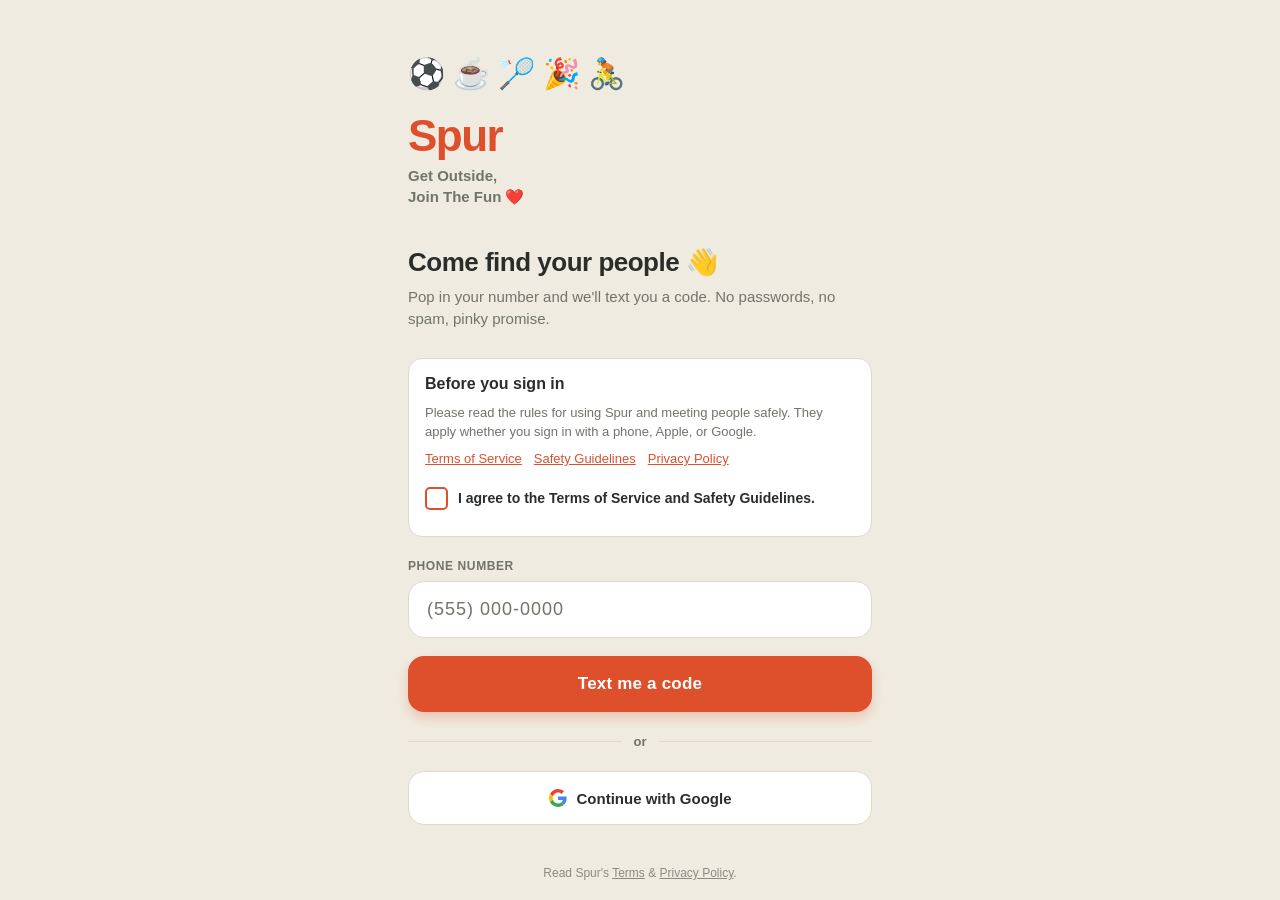
<file: index.html>
<!DOCTYPE html>
<html lang="en">
  <head>
    <meta charset="utf-8" />
    <meta http-equiv="X-UA-Compatible" content="IE=edge" />
    <meta name="viewport" content="width=device-width, initial-scale=1, shrink-to-fit=no" />
    <title>Spur — get outside, join the fun.</title>
    <meta name="description" content="The Spur app in your browser: real plans happening near you in Toronto tonight. Log in to join one or start your own." />
    <meta name="robots" content="noindex" />
    <link rel="canonical" href="https://spur.surf/" />
    <meta property="og:title" content="Spur — get outside, join the fun." />
    <meta property="og:description" content="The Spur app in your browser: real plans happening near you in Toronto tonight." />
    <meta property="og:type" content="website" />
    <meta property="og:site_name" content="Spur" />
    <meta property="og:url" content="https://app.spur.surf/" />
    <meta property="og:image" content="https://spur.surf/assets/og.png" />
    <meta property="og:image:width" content="1200" />
    <meta property="og:image:height" content="630" />
    <meta name="twitter:card" content="summary_large_image" />
    <meta name="twitter:image" content="https://spur.surf/assets/og.png" />
    <meta name="theme-color" content="#F0EBE0" />
    <meta name="color-scheme" content="light dark" />
    <link rel="apple-touch-icon" href="https://spur.surf/assets/icon.png" />
    <link rel="manifest" href="/manifest.json" />
    <!-- The `react-native-web` recommended style reset: https://necolas.github.io/react-native-web/docs/setup/#root-element -->
    <style id="expo-reset">
      /* These styles make the body full-height */
      html,
      body {
        height: 100%;
      }
      /* These styles disable body scrolling if you are using <ScrollView> */
      body {
        overflow: hidden;
      }
      /* These styles make the root element full-height */
      #root {
        display: flex;
        height: 100%;
        flex: 1;
      }
    </style>
  <link rel="preload" href="/_expo/static/css/web-ecd416c0ff59b5f738c89060514a6fd4.css" as="style"><link rel="stylesheet" href="/_expo/static/css/web-ecd416c0ff59b5f738c89060514a6fd4.css"><link rel="icon" href="/favicon.ico" /></head>

  <body>
    <!-- Use static rendering with Expo Router to support running without JavaScript. -->
    <noscript>
      You need to enable JavaScript to run this app.
    </noscript>
    <!-- The root element for your Expo app. -->
    <div id="root"></div>
  <script src="/_expo/static/js/web/entry-f745cec7fc3be9e65362d2830b46b336.js" defer></script>
</body>
</html>
</file>
<file: _expo/static/css/web-ecd416c0ff59b5f738c89060514a6fd4.css>
*,:before,:after{--tw-border-spacing-x:0;--tw-border-spacing-y:0;--tw-translate-x:0;--tw-translate-y:0;--tw-rotate:0;--tw-skew-x:0;--tw-skew-y:0;--tw-scale-x:1;--tw-scale-y:1;--tw-pan-x: ;--tw-pan-y: ;--tw-pinch-zoom: ;--tw-scroll-snap-strictness:proximity;--tw-gradient-from-position: ;--tw-gradient-via-position: ;--tw-gradient-to-position: ;--tw-ordinal: ;--tw-slashed-zero: ;--tw-numeric-figure: ;--tw-numeric-spacing: ;--tw-numeric-fraction: ;--tw-ring-inset: ;--tw-ring-offset-width:0px;--tw-ring-offset-color:#fff;--tw-ring-color:#3b82f680;--tw-ring-offset-shadow:0 0 #0000;--tw-ring-shadow:0 0 #0000;--tw-shadow:0 0 #0000;--tw-shadow-colored:0 0 #0000;--tw-blur: ;--tw-brightness: ;--tw-contrast: ;--tw-grayscale: ;--tw-hue-rotate: ;--tw-invert: ;--tw-saturate: ;--tw-sepia: ;--tw-drop-shadow: ;--tw-backdrop-blur: ;--tw-backdrop-brightness: ;--tw-backdrop-contrast: ;--tw-backdrop-grayscale: ;--tw-backdrop-hue-rotate: ;--tw-backdrop-invert: ;--tw-backdrop-opacity: ;--tw-backdrop-saturate: ;--tw-backdrop-sepia: ;--tw-contain-size: ;--tw-contain-layout: ;--tw-contain-paint: ;--tw-contain-style: }::-ms-backdrop{--tw-border-spacing-x:0;--tw-border-spacing-y:0;--tw-translate-x:0;--tw-translate-y:0;--tw-rotate:0;--tw-skew-x:0;--tw-skew-y:0;--tw-scale-x:1;--tw-scale-y:1;--tw-pan-x: ;--tw-pan-y: ;--tw-pinch-zoom: ;--tw-scroll-snap-strictness:proximity;--tw-gradient-from-position: ;--tw-gradient-via-position: ;--tw-gradient-to-position: ;--tw-ordinal: ;--tw-slashed-zero: ;--tw-numeric-figure: ;--tw-numeric-spacing: ;--tw-numeric-fraction: ;--tw-ring-inset: ;--tw-ring-offset-width:0px;--tw-ring-offset-color:#fff;--tw-ring-color:#3b82f680;--tw-ring-offset-shadow:0 0 #0000;--tw-ring-shadow:0 0 #0000;--tw-shadow:0 0 #0000;--tw-shadow-colored:0 0 #0000;--tw-blur: ;--tw-brightness: ;--tw-contrast: ;--tw-grayscale: ;--tw-hue-rotate: ;--tw-invert: ;--tw-saturate: ;--tw-sepia: ;--tw-drop-shadow: ;--tw-backdrop-blur: ;--tw-backdrop-brightness: ;--tw-backdrop-contrast: ;--tw-backdrop-grayscale: ;--tw-backdrop-hue-rotate: ;--tw-backdrop-invert: ;--tw-backdrop-opacity: ;--tw-backdrop-saturate: ;--tw-backdrop-sepia: ;--tw-contain-size: ;--tw-contain-layout: ;--tw-contain-paint: ;--tw-contain-style: }::backdrop{--tw-border-spacing-x:0;--tw-border-spacing-y:0;--tw-translate-x:0;--tw-translate-y:0;--tw-rotate:0;--tw-skew-x:0;--tw-skew-y:0;--tw-scale-x:1;--tw-scale-y:1;--tw-pan-x: ;--tw-pan-y: ;--tw-pinch-zoom: ;--tw-scroll-snap-strictness:proximity;--tw-gradient-from-position: ;--tw-gradient-via-position: ;--tw-gradient-to-position: ;--tw-ordinal: ;--tw-slashed-zero: ;--tw-numeric-figure: ;--tw-numeric-spacing: ;--tw-numeric-fraction: ;--tw-ring-inset: ;--tw-ring-offset-width:0px;--tw-ring-offset-color:#fff;--tw-ring-color:#3b82f680;--tw-ring-offset-shadow:0 0 #0000;--tw-ring-shadow:0 0 #0000;--tw-shadow:0 0 #0000;--tw-shadow-colored:0 0 #0000;--tw-blur: ;--tw-brightness: ;--tw-contrast: ;--tw-grayscale: ;--tw-hue-rotate: ;--tw-invert: ;--tw-saturate: ;--tw-sepia: ;--tw-drop-shadow: ;--tw-backdrop-blur: ;--tw-backdrop-brightness: ;--tw-backdrop-contrast: ;--tw-backdrop-grayscale: ;--tw-backdrop-hue-rotate: ;--tw-backdrop-invert: ;--tw-backdrop-opacity: ;--tw-backdrop-saturate: ;--tw-backdrop-sepia: ;--tw-contain-size: ;--tw-contain-layout: ;--tw-contain-paint: ;--tw-contain-style: }*,:before,:after{box-sizing:border-box;border:0 solid #e5e7eb}:before,:after{--tw-content:""}html,:host{-webkit-text-size-adjust:100%;tab-size:4;-webkit-font-feature-settings:normal;font-feature-settings:normal;font-variation-settings:normal;-webkit-tap-highlight-color:transparent;font-family:ui-sans-serif,system-ui,sans-serif,Apple Color Emoji,Segoe UI Emoji,Segoe UI Symbol,Noto Color Emoji;line-height:1.5}body{line-height:inherit;margin:0}hr{height:0;color:inherit;border-top-width:1px}abbr:where([title]){text-decoration:underline dotted}h1,h2,h3,h4,h5,h6{font-size:inherit;font-weight:inherit}a{color:inherit;text-decoration:inherit}b,strong{font-weight:bolder}code,kbd,samp,pre{-webkit-font-feature-settings:normal;font-feature-settings:normal;font-variation-settings:normal;font-family:ui-monospace,SFMono-Regular,Menlo,Monaco,Consolas,Liberation Mono,Courier New,monospace;font-size:1em}small{font-size:80%}sub,sup{vertical-align:baseline;font-size:75%;line-height:0;position:relative}sub{bottom:-.25em}sup{top:-.5em}table{text-indent:0;border-color:inherit;border-collapse:collapse}button,input,optgroup,select,textarea{-webkit-font-feature-settings:inherit;font-feature-settings:inherit;font-variation-settings:inherit;font-family:inherit;font-size:100%;font-weight:inherit;line-height:inherit;letter-spacing:inherit;color:inherit;margin:0;padding:0}button,select{text-transform:none}button,input:where([type=button]),input:where([type=reset]),input:where([type=submit]){-webkit-appearance:button;background-color:#0000;background-image:none}:-moz-focusring{outline:auto}:-moz-ui-invalid{box-shadow:none}progress{vertical-align:baseline}::-webkit-inner-spin-button{height:auto}::-webkit-outer-spin-button{height:auto}[type=search]{-webkit-appearance:textfield;outline-offset:-2px}::-webkit-search-decoration{-webkit-appearance:none}::-webkit-file-upload-button{-webkit-appearance:button;font:inherit}summary{display:list-item}blockquote,dl,dd,h1,h2,h3,h4,h5,h6,hr,figure,p,pre{margin:0}fieldset{margin:0;padding:0}legend{padding:0}ol,ul,menu{margin:0;padding:0;list-style:none}dialog{padding:0}textarea{resize:vertical}input::-webkit-input-placeholder{opacity:1;color:#9ca3af}textarea::-webkit-input-placeholder{opacity:1;color:#9ca3af}:is(input:-ms-placeholder-shown,textarea:-ms-placeholder-shown){opacity:1;color:#9ca3af}:is(input:placeholder-shown,textarea:placeholder-shown){opacity:1;color:#9ca3af}input::-moz-placeholder{opacity:1;color:#9ca3af}textarea::-moz-placeholder{opacity:1;color:#9ca3af}input::placeholder,textarea::placeholder{opacity:1;color:#9ca3af}button,[role=button]{cursor:pointer}:disabled{cursor:default}img,svg,video,canvas,audio,iframe,embed,object{vertical-align:middle;display:block}img,video{max-width:100%;height:auto}[hidden]:where(:not([hidden=until-found])){display:none}:root{--css-interop-darkMode:class dark;--css-interop:true;--css-interop-nativewind:true}.container{width:100%}@media (width>=640px){.container{max-width:640px}}@media (width>=768px){.container{max-width:768px}}@media (width>=1024px){.container{max-width:1024px}}@media (width>=1280px){.container{max-width:1280px}}@media (width>=1536px){.container{max-width:1536px}}.visible{visibility:visible}.invisible{visibility:hidden}.static{position:static}.fixed{position:fixed}.absolute{position:absolute}.relative{position:relative}.mb-2{margin-bottom:.5rem}.ml-6{margin-left:1.5rem}.mt-1\.5{margin-top:.375rem}.mt-4{margin-top:1rem}.block{display:block}.inline{display:inline}.flex{display:flex}.grid{display:grid}.hidden{display:none}.flex-1{flex:1}.transform{-webkit-transform:translate(var(--tw-translate-x),var(--tw-translate-y))rotate(var(--tw-rotate))skewX(var(--tw-skew-x))skewY(var(--tw-skew-y))scaleX(var(--tw-scale-x))scaleY(var(--tw-scale-y));transform:translate(var(--tw-translate-x),var(--tw-translate-y))rotate(var(--tw-rotate))skewX(var(--tw-skew-x))skewY(var(--tw-skew-y))scaleX(var(--tw-scale-x))scaleY(var(--tw-scale-y))}.resize{resize:both}.flex-row{flex-direction:row}.items-center{align-items:center}.justify-center{justify-content:center}.gap-1\.5{gap:.375rem}.gap-4{gap:1rem}.rounded{border-radius:.25rem}.border{border-width:1px}.bg-background{background-color:var(--color-background)}.bg-primary{background-color:var(--color-primary)}.p-4{padding:1rem}.p-5{padding:1.25rem}.px-4{padding-left:1rem;padding-right:1rem}.px-6{padding-left:1.5rem;padding-right:1.5rem}.py-2{padding-top:.5rem;padding-bottom:.5rem}.pb-6{padding-bottom:1.5rem}.pt-8{padding-top:2rem}.text-center{text-align:center}.text-2xl{font-size:1.5rem;line-height:2rem}.text-base{font-size:1rem;line-height:1.5rem}.text-xl{font-size:1.25rem;line-height:1.75rem}.font-bold{font-weight:700}.font-semibold{font-weight:600}.uppercase{text-transform:uppercase}.italic{font-style:italic}.leading-6{line-height:1.5rem}.leading-7{line-height:1.75rem}.text-error{color:var(--color-error)}.text-foreground{color:var(--color-foreground)}.underline{text-decoration-line:underline}.outline{outline-style:solid}.filter{filter:var(--tw-blur)var(--tw-brightness)var(--tw-contrast)var(--tw-grayscale)var(--tw-hue-rotate)var(--tw-invert)var(--tw-saturate)var(--tw-sepia)var(--tw-drop-shadow)}.color-background{color:var(--color-background)}.color-border{color:var(--color-border)}.color-error{color:var(--color-error)}.color-foreground{color:var(--color-foreground)}.color-muted{color:var(--color-muted)}.color-primary{color:var(--color-primary)}.color-success{color:var(--color-success)}.color-surface{color:var(--color-surface)}.color-warning{color:var(--color-warning)}
</file>
